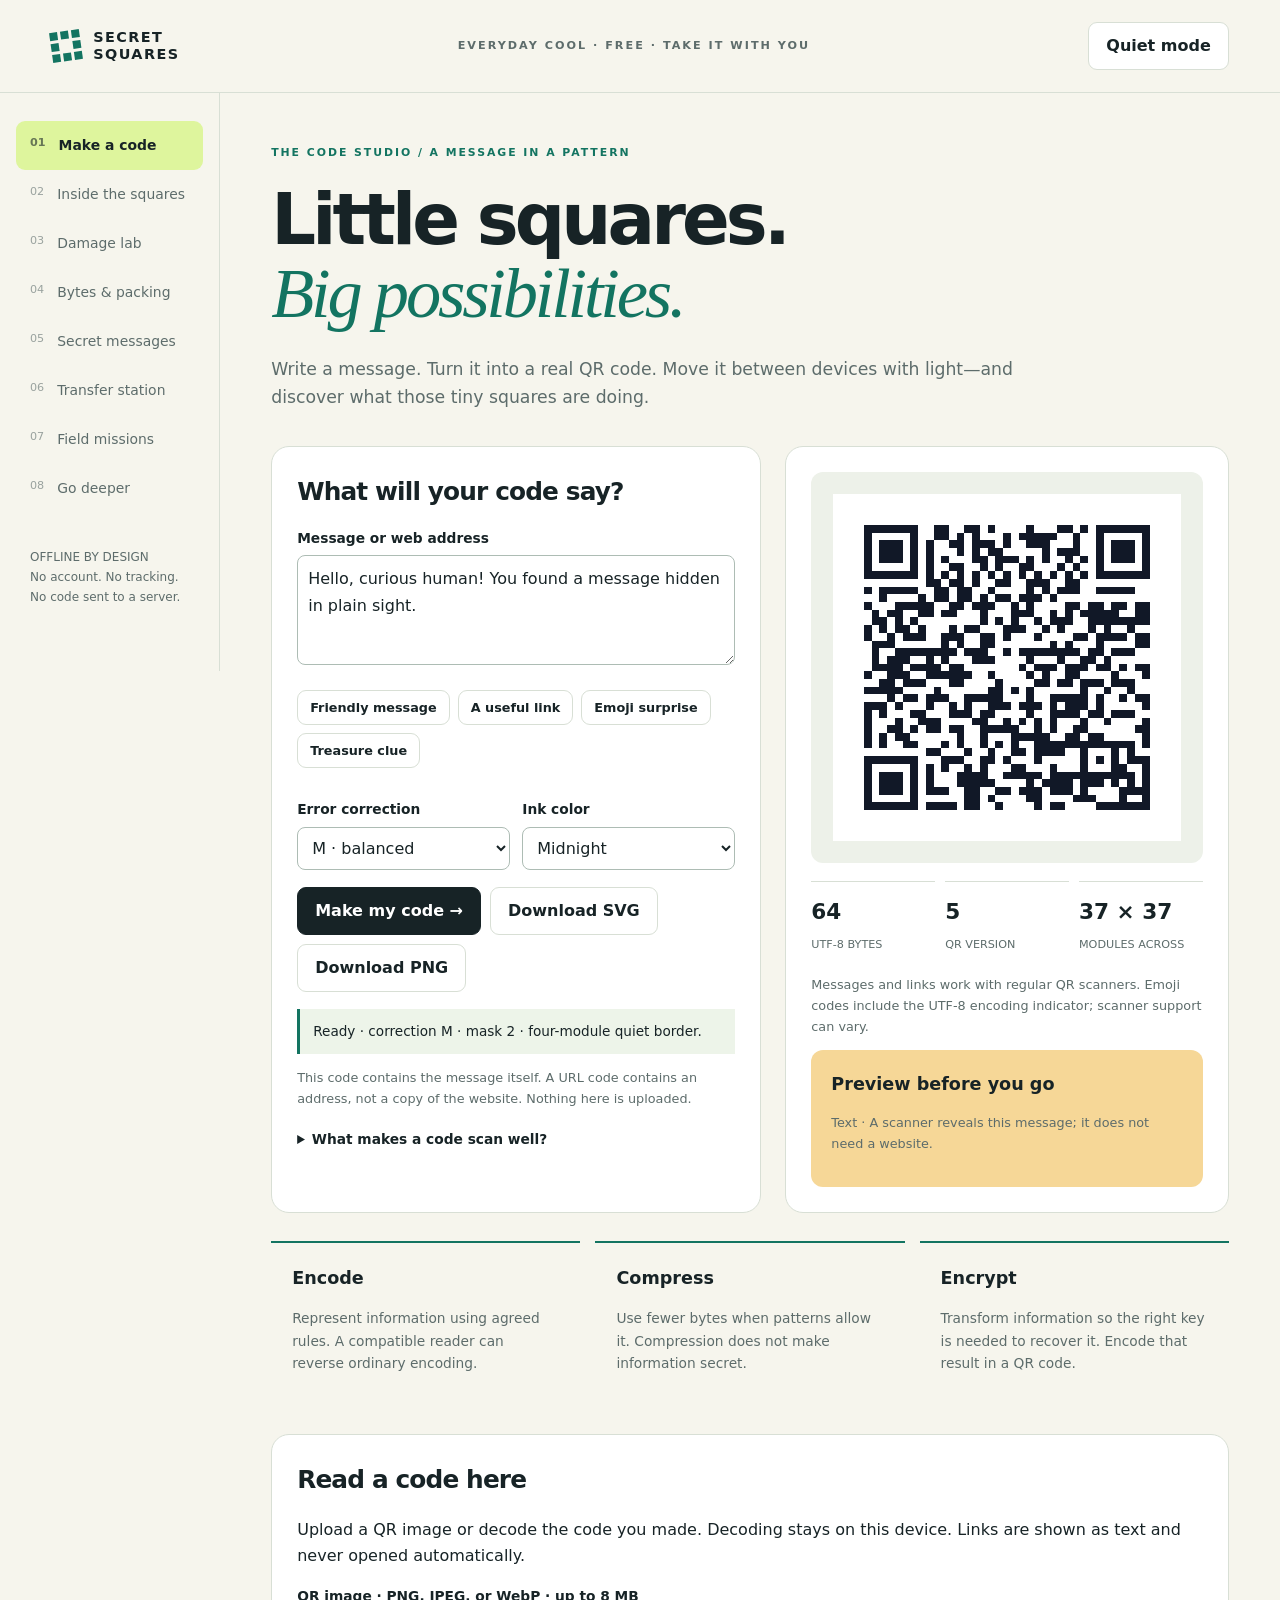
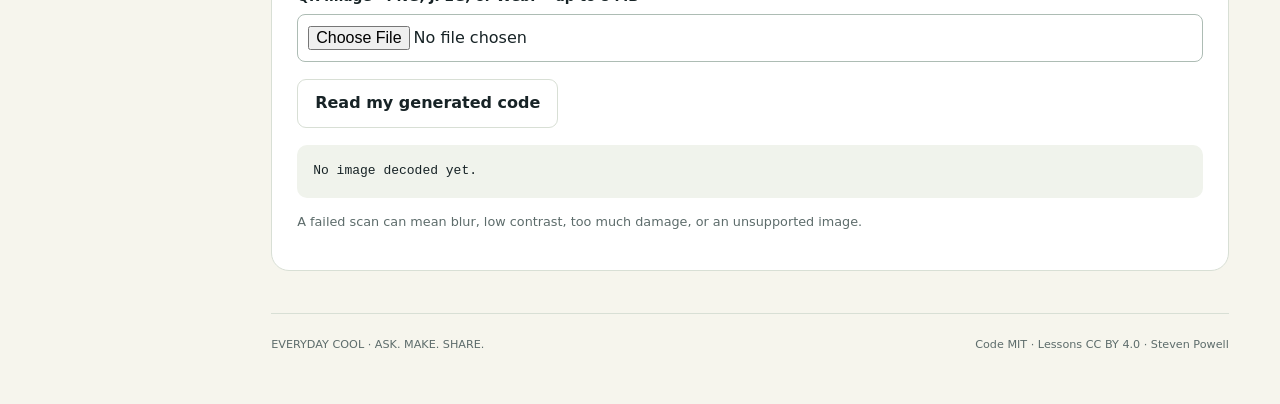
<file: index.html>
<!doctype html>
<html lang="en"><head><meta charset="utf-8"><meta name="viewport" content="width=device-width,initial-scale=1"><meta name="description" content="Secret Squares: a free portable workshop about QR codes, bytes, compression, encryption, and sharing information."><title>Secret Squares · Everyday Cool</title><link rel="stylesheet" href="assets/style.css"><script defer src="vendor/qrcodegen.js"></script><script defer src="vendor/jsQR.js"></script><script defer src="assets/core.js"></script><script defer src="assets/app.js"></script></head><body><a class="skip" href="#main">Skip to workshop</a><header><a class="brand" href="#make"><span class="brand-mark" aria-hidden="true"><i></i><i></i><i></i><i></i><i></i><i></i><i></i><i></i><i></i></span><span>SECRET<br>SQUARES</span></a><span class="tag">EVERYDAY COOL · FREE · TAKE IT WITH YOU</span><button id="quiet" class="secondary" aria-pressed="false">Quiet mode</button></header><noscript>JavaScript is needed for experiments. The guide and science notes remain readable.</noscript>
<div class="shell"><nav aria-label="Workshop rooms"><a href="#make" data-room="make"><span>01</span>Make a code</a><a href="#inside" data-room="inside"><span>02</span>Inside the squares</a><a href="#damage" data-room="damage"><span>03</span>Damage lab</a><a href="#packing" data-room="packing"><span>04</span>Bytes & packing</a><a href="#secrets" data-room="secrets"><span>05</span>Secret messages</a><a href="#transfer" data-room="transfer"><span>06</span>Transfer station</a><a href="#missions" data-room="missions"><span>07</span>Field missions</a><a href="#discover" data-room="discover"><span>08</span>Go deeper</a><div class="nav-foot">OFFLINE BY DESIGN<br>No account. No tracking.<br>No code sent to a server.</div></nav><main id="main">
<section id="make" class="room"><p class="eyebrow">THE CODE STUDIO / A MESSAGE IN A PATTERN</p><h1>Little squares.<br><em>Big possibilities.</em></h1><p class="lede">Write a message. Turn it into a real QR code. Move it between devices with light—and discover what those tiny squares are doing.</p><div class="grid maker-grid"><article class="card"><h2>What will your code say?</h2><label for="message">Message or web address</label><textarea id="message" maxlength="5000" spellcheck="false">Hello, curious human! You found a message hidden in plain sight.</textarea><div class="chips"><button data-example="hello">Friendly message</button><button data-example="url">A useful link</button><button data-example="emoji">Emoji surprise</button><button data-example="clue">Treasure clue</button></div><div class="row"><div><label for="ecc">Error correction</label><select id="ecc"><option value="L">L · less recovery data</option><option value="M" selected>M · balanced</option><option value="Q">Q · more recovery data</option><option value="H">H · most recovery data</option></select></div><div><label for="color">Ink color</label><select id="color"><option value="#111827">Midnight</option><option value="#12604e">Forest</option><option value="#583a77">Plum</option></select></div></div><div class="actions"><button id="generate">Make my code →</button><button id="svg" class="secondary">Download SVG</button><button id="png" class="secondary">Download PNG</button></div><p id="make-status" class="status" role="status"></p><p class="small">This code contains the message itself. A URL code contains an address, not a copy of the website. Nothing here is uploaded.</p><details><summary>What makes a code scan well?</summary><p>Dark modules, a white background, and a clear four-module border. Keep it flat, large enough, and sharply printed. Adding a logo over modules can make scanning fail.</p></details></article><article class="card"><div class="qr-panel"><canvas id="code" width="800" height="800" role="img" aria-label="Generated QR code; the encoded message is in the adjacent text field."></canvas></div><div class="badges"><div><strong id="byte-count">—</strong><span>UTF-8 BYTES</span></div><div><strong id="version">—</strong><span>QR VERSION</span></div><div><strong id="module-count">—</strong><span>MODULES ACROSS</span></div></div><p class="small">Messages and links work with regular QR scanners. Emoji codes include the UTF-8 encoding indicator; scanner support can vary.</p><div class="reveal"><h3>Preview before you go</h3><p id="url-info" class="small"></p><a id="open-link" hidden target="_blank" rel="noopener noreferrer">Open this inspected web address ↗</a></div></article></div><div class="lesson-strip"><article><h3>Encode</h3><p>Represent information using agreed rules. A compatible reader can reverse ordinary encoding.</p></article><article><h3>Compress</h3><p>Use fewer bytes when patterns allow it. Compression does not make information secret.</p></article><article><h3>Encrypt</h3><p>Transform information so the right key is needed to recover it. Encode that result in a QR code.</p></article></div><article class="card section-gap"><h2>Read a code here</h2><p>Upload a QR image or decode the code you made. Decoding stays on this device. Links are shown as text and never opened automatically.</p><label for="scan-file">QR image · PNG, JPEG, or WebP · up to 8 MB</label><input id="scan-file" type="file" accept="image/png,image/jpeg,image/webp"><div class="actions"><button id="read-made" class="secondary">Read my generated code</button></div><pre id="scan-result" aria-live="polite">No image decoded yet.</pre><p class="small">A failed scan can mean blur, low contrast, too much damage, or an unsupported image.</p></article></section>
<section id="inside" class="room" hidden><p class="eyebrow">PATTERN DETECTIVE / OPEN THE MACHINE</p><h1>A system lives<br><em>inside the squares.</em></h1><p class="lede">Find the code, know its orientation, sample the grid, remove a mask, recover the message. Explore your current code.</p><div class="grid"><article class="card"><label for="layer">Show a layer</label><select id="layer"><option value="all">All parts in color</option><option value="finder">Finding & orientation</option><option value="timing">Timing patterns</option><option value="format">Format information</option><option value="alignment">Alignment & version parts</option><option value="payload">Data & recovery modules</option><option value="plain">Plain, scannable code</option></select><label for="mask">Try a mask</label><select id="mask"><option value="-1">Automatic · lowest penalty</option><option value="0">Mask 0</option><option value="1">Mask 1</option><option value="2">Mask 2</option><option value="3">Mask 3</option><option value="4">Mask 4</option><option value="5">Mask 5</option><option value="6">Mask 6</option><option value="7">Mask 7</option></select><p id="inside-info" class="status" role="status"></p><h3 id="layer-title"></h3><p id="layer-explain"></p><details><summary>How the message becomes a grid</summary><ol><li>Choose numeric, alphanumeric, or byte segments; declare UTF-8 when needed.</li><li>Add mode, length, data bits, and padding.</li><li>Calculate Reed–Solomon error-correction codewords.</li><li>Interleave blocks and place bits in a zigzag through unreserved modules.</li><li>Apply a mask to avoid patterns that are difficult to read.</li><li>Add protected format information specifying the mask and correction level.</li></ol><p>A mask is not encryption. The payload area combines message bits, recovery bits, and remainder bits.</p></details></article><article class="card"><div class="qr-panel"><canvas id="anatomy" width="800" height="800" role="img" aria-label="QR structure illustration; parts are explained alongside."></canvas></div><div class="legend"><span><b style="background:#8650a5"></b>Finders</span><span><b style="background:#137461"></b>Timing</span><span><b style="background:#b76b13"></b>Format</span><span><b style="background:#c74872"></b>Alignment/version</span><span><b style="background:#172326"></b>Data + recovery</span></div><p class="small">Colored views are diagrams. Finder colors include separators and nearby fixed cells. Larger versions add alignment marks and, from version 7, version information.</p></article></div></section>
<section id="damage" class="room" hidden><p class="eyebrow">THE DAMAGE LAB / WHEN INFORMATION GOES MISSING</p><h1>Break a little.<br><em>Learn a lot.</em></h1><p class="lede">Cover part of your current code, then ask a real decoder to read what remains. Predict first.</p><div class="grid"><article class="card"><label for="damage-size">White patch width <output id="damage-value">0 modules</output></label><input id="damage-size" type="range" min="0" max="40" value="0"><label for="damage-position">Where does the patch go?</label><select id="damage-position"><option value="center">Middle of the code</option><option value="corner">Over the top-left finder</option></select><div class="actions"><button id="try-damage">Try decoding →</button><button id="reset-damage" class="secondary">Clear patch</button></div><p id="damage-status" class="status" role="status">No trial yet. Can the reader still find the pattern?</p><p id="damage-stat" class="small"></p><details open><summary>Recovery has limits</summary><p>Reed–Solomon correction adds mathematical redundancy. L, M, Q, and H are commonly described as recovering roughly 7%, 15%, 25%, and 30% of codewords. These are not guaranteed percentages of image area you can cover.</p><p>Distribution across blocks, structural marks, print quality, and the reader all matter. Covering a finder may defeat detection even with much of the data intact.</p></details></article><article class="card"><div class="qr-panel"><canvas id="damaged" width="800" height="800" role="img" aria-label="QR with an adjustable white patch; actual decoding results appear alongside."></canvas></div><p class="small">The patch changes actual modules. jsQR tests the result locally. This is not a guaranteed scanning threshold for every phone.</p></article></div></section>
<section id="packing" class="room" hidden><p class="eyebrow">THE PACKING BENCH / CHARACTERS ARE NOT BYTES</p><h1>Same meaning.<br><em>Different sizes.</em></h1><p class="lede">A letter, an emoji, and a number do not necessarily use the same space. Find out what gets packed—and what gets added.</p><div class="grid"><article class="card"><label for="packing-text">A message to inspect</label><textarea id="packing-text" maxlength="5000">banana banana banana banana banana banana banana banana</textarea><div class="chips"><button data-pack="repeat">Repeating words</button><button data-pack="tiny">Tiny message</button><button data-pack="unicode">Hello around the world</button></div><button id="inspect-bytes">Inspect & compress →</button><p id="packing-status" class="status" role="status"></p><div class="badges"><div><strong id="codepoints">—</strong><span>UNICODE CODE POINTS</span></div><div><strong id="raw-bytes">—</strong><span>UTF-8 BYTES</span></div><div><strong id="gzip-bytes">—</strong><span>GZIP BYTES</span></div></div><p class="small">One visible character may contain several code points. JavaScript strings count UTF-16 code units; neither is automatically a count of what you see.</p><h3>First 64 UTF-8 bytes</h3><div id="byte-grid" class="byte-list"></div><label for="bit-char">A small piece to see as bits</label><input id="bit-char" value="A" maxlength="12"><pre id="bits"></pre></article><article class="card"><h2>Compression is a trade</h2><p>Gzip uses patterns and statistical coding, plus headers and a trailer. Small messages can get larger. A receiver must know how to decompress the result.</p><table><thead><tr><th>Representation</th><th>Bytes</th></tr></thead><tbody><tr><td>Original UTF-8</td><td id="size-raw">—</td></tr><tr><td>Real gzip stream</td><td id="size-gzip">—</td></tr><tr><td>Gzip as base64url text</td><td id="size-b64">—</td></tr></tbody></table><p id="packing-conclusion" class="status"></p><details open><summary>Why QR capacity changes</summary><p>Numeric mode packs three digits into ten bits. QR alphanumeric mode packs pairs from its 45-character alphabet into eleven bits. Byte mode carries bytes. Mode headers, length fields, correction level, and QR version also affect capacity.</p><p>A QR code does not automatically gzip your words. The studio chooses a QR segment mode; this bench separately measures actual gzip. It does not put compressed data into an ordinary text code.</p></details><div class="lock-flow"><div><b>ABC</b>Words</div><span>→</span><div><b>0101</b>Bytes</div><span>→</span><div><b>▦</b>Modules</div></div><p class="small">If CompressionStream is unavailable, the bench says so instead of inventing a size.</p></article></div></section>
<section id="secrets" class="room" hidden><p class="eyebrow">THE SECRET-MESSAGE BENCH / PUBLIC PATTERN, PRIVATE MEANING</p><h1>Everyone can scan.<br><em>Who can read?</em></h1><p class="lede">A QR code is a container, not a lock. Encrypt first, then encode the encrypted envelope.</p><article class="card tint"><h2>Two ways to share</h2><p><strong>Shared key:</strong> keep the same random secret on both sides. Share the encrypted code publicly and give the key privately through a separate trusted channel.</p><p><strong>Public key:</strong> publish the receiving key. Anyone can encrypt to its owner; the private key stays with the owner. Confirm who owns the public key through a trusted check.</p><p class="small">Educational AES-256-GCM and RSA-OAEP/SHA-256 experiments, not an audited messaging service. Use invented messages. Encryption hides content, not size, timing, recipients, or the existence of a message. This workshop does not authenticate the sender.</p></article><div class="grid section-gap"><article class="card"><h2>1. Encrypt a message</h2><label for="secret-message">Practice message · up to 1000 UTF-8 bytes</label><textarea id="secret-message" maxlength="1000">Meet by the telescope after sunset. Bring your best question.</textarea><label for="secret-mode">How will it be unlocked?</label><select id="secret-mode"><option value="shared">Shared random key</option><option value="public">Recipient’s public key</option></select><label for="recipient-public">Recipient public key · public mode only</label><textarea id="recipient-public" spellcheck="false" placeholder="SSPUB1:…"></textarea><div class="actions"><button id="encrypt">Encrypt & make QR →</button></div><p id="encrypt-status" class="status" role="status"></p><label for="sealed">Encrypted envelope · share when the key stays secret</label><textarea id="sealed" readonly spellcheck="false"></textarea><div class="actions"><button id="download-envelope" class="secondary" disabled>Save encrypted text</button><button id="save-secret-qr" class="secondary" disabled>Save encrypted QR</button></div><div id="shared-key-panel" hidden><label for="shared-key">Secret shared key · send separately and privately</label><input id="shared-key" readonly type="password" autocomplete="off"><div class="actions"><button id="show-key" class="secondary">Reveal key</button><button id="save-shared" class="secondary">Save secret key file</button></div><p class="small">The key is never inside the public encrypted QR. Refreshing loses keys generated here.</p></div><div class="qr-panel"><canvas id="secret-code" width="800" height="800" role="img" aria-label="QR carrying the encrypted envelope, never the shared key."></canvas></div></article><article class="card"><h2>2. Decrypt on the receiving side</h2><label for="received">Paste an SSQ1 envelope</label><textarea id="received" spellcheck="false" placeholder="Scan and paste the SSQ1:… text here."></textarea><label for="unlock-key">Shared key · blank for public-key messages</label><input id="unlock-key" type="password" autocomplete="off"><div class="actions"><button id="decrypt">Unlock message →</button><button id="try-own" class="secondary">Try my current envelope</button></div><p id="decrypt-status" class="status" role="status"></p><div id="plaintext" class="output-text reveal" aria-live="polite">Recovered message appears here.</div><details><summary>Why repeated messages make different envelopes</summary><p>Each encryption uses a fresh random 12-byte nonce. AES-GCM creates an authentication tag: changing encrypted bytes, nonce, or key causes verification to fail. Public-key messages use a fresh AES key wrapped with the recipient’s RSA public key. These are established algorithms, not a homemade letter-shifting cipher.</p></details></article></div><article class="card section-gap"><h2>Public-key post office</h2><p>Make a receiving pair. Share the public key; keep the private one. To receive later, intentionally save the private key on your device.</p><div class="actions"><button id="keypair">Create receiving key pair</button><button id="download-private" class="secondary" disabled>Save PRIVATE key file</button><button id="download-public" class="secondary" disabled>Save PUBLIC key QR</button><button id="use-public" class="secondary" disabled>Use my public key as recipient</button></div><p id="keys-status" class="status" role="status">Keys live in memory only. Save the private key before refreshing if you need it later.</p><div class="grid"><div><label for="public-key">Public key · share this</label><textarea id="public-key" readonly spellcheck="false"></textarea><label for="private-file">Import a saved PRIVATE key file · stays on this device</label><input id="private-file" type="file" accept=".txt,text/plain"><p id="fingerprint" class="small"></p><p class="small">Compare the full SHA-256 public-key fingerprint through a trusted channel. A fingerprint helps confirm a key, but does not establish identity alone. Exported private keys are unencrypted files: protect them.</p></div><div class="qr-panel"><canvas id="public-code" width="800" height="800" role="img" aria-label="Public receiving key QR, with no private key."></canvas></div></div><div class="actions"><button id="forget-secrets" class="secondary">Clear keys and secret-message fields</button></div><p class="small">Clearing removes references and fields here; it cannot guarantee secure erasure from browser memory or remove downloads.</p></article></section>
<section id="transfer" class="room" hidden><p class="eyebrow">THE TRANSFER STATION / ONE MESSAGE, MANY PIECES</p><h1>Split. Carry.<br><em>Put it back together.</em></h1><p class="lede">Try optical transfer: numbered pieces, a checksum, and no internet connection.</p><div class="grid"><article class="card"><label for="transfer-text">Message to split · up to 4096 UTF-8 bytes</label><textarea id="transfer-text" maxlength="4096">We can share a thought across a room with nothing but a pattern and a camera.</textarea><div class="actions"><button id="split">Make numbered packets →</button><button id="download-packets" class="secondary" disabled>Save packet lines</button></div><p id="transfer-status" class="status" role="status"></p><label for="packet-select">Which packet should this code carry?</label><select id="packet-select" disabled></select><div class="qr-panel"><canvas id="packet-code" width="800" height="800" role="img" aria-label="QR carrying the selected numbered packet."></canvas></div><pre id="packet-current">No packets made yet.</pre></article><article class="card"><h2>The receiving desk</h2><label for="packet-lines">Paste scanned text · one SSP1 packet per line</label><textarea id="packet-lines" rows="8" spellcheck="false"></textarea><div class="actions"><button id="assemble">Reassemble & verify →</button><button id="shuffle" class="secondary">Try my packets in reverse order</button></div><p id="assemble-status" class="status" role="status"></p><div id="assembled" class="output-text reveal" aria-live="polite">Recovered message appears here.</div><details open><summary>Order, loss, and changed data</summary><p>Each custom packet carries its number, total count, and the complete message’s SHA-256 checksum. The receiver handles different order, ignores identical duplicates, and reports missing or inconsistent pieces. A checksum is not authentication: an attacker can replace an entire message and its checksum.</p><p>These are ordinary QR symbols containing our custom SSP1 text—not QR Structured Append. A regular scanner reads each code; this workshop understands reassembly. Packet text is not encrypted.</p></details><p class="small">UTF-8 characters may split between packets. Join the bytes before decoding and emoji can survive the journey.</p></article></div></section>
<section id="missions" class="room" hidden><p class="eyebrow">FIELD MISSIONS / FOLLOW A QUESTION</p><h1>Make something<br><em>worth discovering.</em></h1><p class="lede">No score. No timer. Just a prediction, an experiment, and something to explain.</p><div id="mission-grid" class="mission-grid"></div><article class="card section-gap"><h2>A printable treasure hunt</h2><p>One clue per line; each becomes an ordinary QR code. Print, cut out the cards, and place them safely with permission. Use invented names and locations.</p><label for="clues">Up to eight clues · 180 characters each</label><textarea id="clues" rows="5">Find something that turns sunlight into food.
Look beside the place where stories wait.
Your next question is more valuable than a prize.</textarea><div class="actions"><button id="hunt">Download printable clue sheet →</button></div><p id="hunt-status" class="status" role="status"></p></article></section>
<section id="discover" class="room" hidden><p class="eyebrow">BEYOND THE BENCH / REAL STANDARDS, REAL QUESTIONS</p><h1>The pattern is<br><em>only the beginning.</em></h1><p class="lede">Follow the mathematics and standards that let machines exchange meaning.</p><div id="resource-grid" class="mission-grid"></div><article class="card section-gap"><h2>A workshop you can keep</h2><p>Copy this whole folder to a USB and open index.html. No subscription, external font, analytics, or framework. Cryptography and packet checksums need Web Crypto support; use HTTPS or Serve.cmd when necessary.</p><p><a href="README.md">Portable guide</a> · <a href="SCIENCE.md">Science & security notes</a> · <a href="LICENSE">Code license</a> · <a href="LICENSE-CONTENT.md">Lesson license</a> · <a href="THIRD-PARTY.md">Library credits</a></p><p class="small">Original code MIT; original lessons CC BY 4.0. QR libraries retain their licenses. External pages need internet. Secrets are never saved automatically.</p></article></section><footer><span>EVERYDAY COOL · ASK. MAKE. SHARE.</span><span>Code MIT · Lessons CC BY 4.0 · Steven Powell</span></footer></main></div></body></html>
</file>
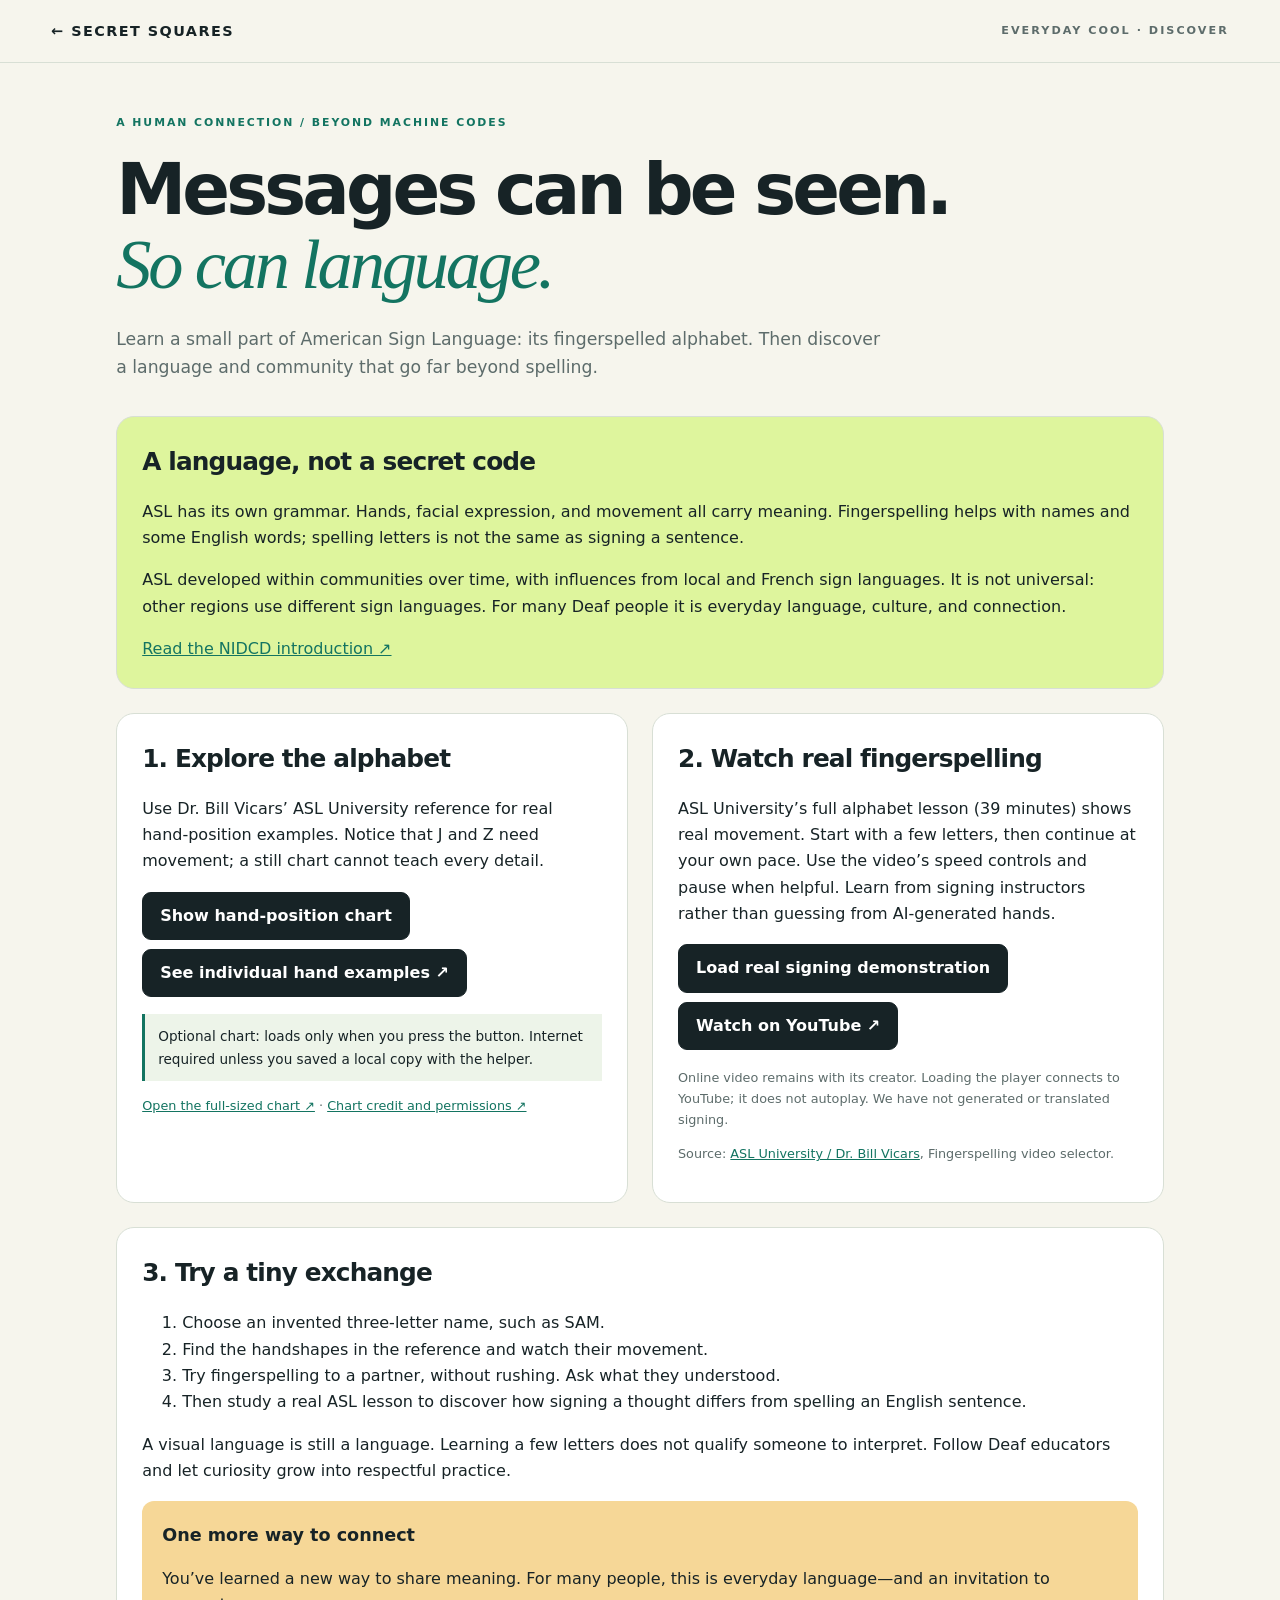
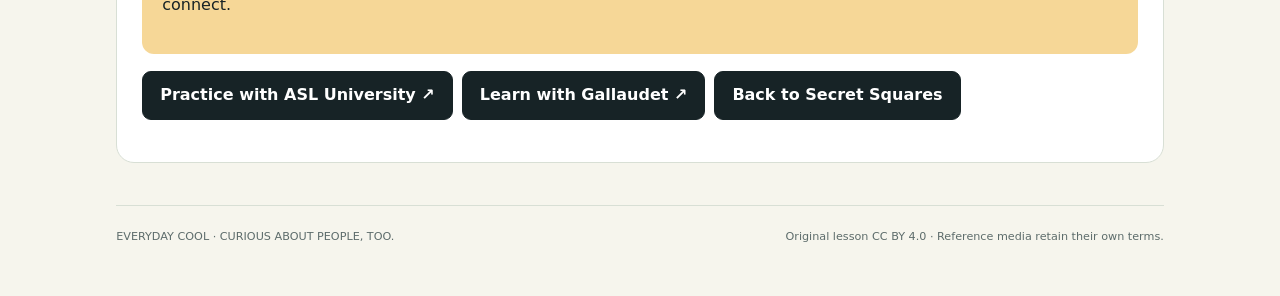
<file: workshop-asl.html>
<!doctype html><html lang="en"><head><meta charset="utf-8"><meta name="viewport" content="width=device-width,initial-scale=1"><title>Another way to share meaning · Secret Squares</title><link rel="stylesheet" href="assets/style.css"><script defer src="assets/asl.js"></script></head><body><header><a class="brand" href="index.html#discover">← SECRET SQUARES</a><span class="tag">EVERYDAY COOL · DISCOVER</span></header><main style="max-width:1150px;margin:auto"><p class="eyebrow">A HUMAN CONNECTION / BEYOND MACHINE CODES</p><h1>Messages can be seen.<br><em>So can language.</em></h1><p class="lede">Learn a small part of American Sign Language: its fingerspelled alphabet. Then discover a language and community that go far beyond spelling.</p><article class="card tint"><h2>A language, not a secret code</h2><p>ASL has its own grammar. Hands, facial expression, and movement all carry meaning. Fingerspelling helps with names and some English words; spelling letters is not the same as signing a sentence.</p><p>ASL developed within communities over time, with influences from local and French sign languages. It is not universal: other regions use different sign languages. For many Deaf people it is everyday language, culture, and connection.</p><a href="https://www.nidcd.nih.gov/health/american-sign-language" target="_blank" rel="noopener noreferrer">Read the NIDCD introduction ↗</a></article><div class="grid section-gap"><article class="card"><h2>1. Explore the alphabet</h2><p>Use Dr. Bill Vicars’ ASL University reference for real hand-position examples. Notice that J and Z need movement; a still chart cannot teach every detail.</p><div class="actions"><button id="load-chart">Show hand-position chart</button><a class="button" href="https://www.lifeprint.com/asl101/fingerspelling/abc.htm" target="_blank" rel="noopener noreferrer">See individual hand examples ↗</a></div><p id="chart-status" class="status" role="status">Optional chart: loads only when you press the button. Internet required unless you saved a local copy with the helper.</p><figure id="chart-figure" hidden><img id="asl-chart" alt="ASL fingerspelled alphabet A through Z with hand-position examples by William Vicars. J and Z include motion, which should also be studied in the demonstration." style="width:100%;height:auto"><figcaption class="small">Copyright © William Vicars. <a href="https://www.lifeprint.com/asl101/fingerspelling/">Sign language resources at Lifeprint.com</a>. Shared under the educator’s credited-webpage permission; not relicensed under our MIT or CC BY licenses.</figcaption></figure><p class="small"><a href="https://www.lifeprint.com/asl101/fingerspelling/images/signlanguageabc02.jpg" target="_blank" rel="noopener noreferrer">Open the full-sized chart ↗</a> · <a href="https://www.lifeprint.com/asl101/fingerspelling/abc-fingerspelling-charts.htm" target="_blank" rel="noopener noreferrer">Chart credit and permissions ↗</a></p></article><article class="card"><h2>2. Watch real fingerspelling</h2><p>ASL University’s full alphabet lesson (39 minutes) shows real movement. Start with a few letters, then continue at your own pace. Use the video’s speed controls and pause when helpful. Learn from signing instructors rather than guessing from AI-generated hands.</p><div class="actions"><button id="load-video">Load real signing demonstration</button><a class="button" href="https://www.youtube.com/watch?v=va1aAXpVr2w" target="_blank" rel="noopener noreferrer">Watch on YouTube ↗</a></div><p class="small">Online video remains with its creator. Loading the player connects to YouTube; it does not autoplay. We have not generated or translated signing.</p><div id="asl-video"></div><p class="small">Source: <a href="https://www.lifeprint.com/asl101/fingerspelling/abc.htm" target="_blank" rel="noopener noreferrer">ASL University / Dr. Bill Vicars</a>, Fingerspelling video selector.</p></article></div><article class="card section-gap"><h2>3. Try a tiny exchange</h2><ol><li>Choose an invented three-letter name, such as SAM.</li><li>Find the handshapes in the reference and watch their movement.</li><li>Try fingerspelling to a partner, without rushing. Ask what they understood.</li><li>Then study a real ASL lesson to discover how signing a thought differs from spelling an English sentence.</li></ol><p>A visual language is still a language. Learning a few letters does not qualify someone to interpret. Follow Deaf educators and let curiosity grow into respectful practice.</p><div class="reveal"><h3>One more way to connect</h3><p>You’ve learned a new way to share meaning. For many people, this is everyday language—and an invitation to connect.</p></div><div class="actions"><a class="button" href="https://www.lifeprint.com/asl101/fingerspelling/" target="_blank" rel="noopener noreferrer">Practice with ASL University ↗</a><a class="button" href="https://gallaudet.edu/asl/" target="_blank" rel="noopener noreferrer">Learn with Gallaudet ↗</a><a class="button" href="index.html#discover">Back to Secret Squares</a></div></article><footer><span>EVERYDAY COOL · CURIOUS ABOUT PEOPLE, TOO.</span><span>Original lesson CC BY 4.0 · Reference media retain their own terms.</span></footer></main></body></html>
</file>
<file: assets/style.css>
:root{--ink:#172326;--muted:#5d6c6b;--paper:#f6f5ed;--line:#d8dfd5;--green:#137461;--lime:#def59d;--pink:#eec5dd;--orange:#f6d797}*{box-sizing:border-box}html{scroll-behavior:smooth}body{margin:0;background:var(--paper);color:var(--ink);font:16px/1.65 system-ui,Segoe UI,sans-serif}button,input,select,textarea{font:inherit}button,a,input,select,textarea{touch-action:manipulation}a{color:var(--green)}button,.button{background:var(--ink);color:white;border:1px solid var(--ink);border-radius:9px;padding:10px 17px;cursor:pointer;text-decoration:none;display:inline-block;font-weight:650}button.secondary{background:white;color:var(--ink);border-color:var(--line)}button:hover{filter:brightness(1.12)}button:disabled{opacity:.45;cursor:not-allowed}:focus-visible{outline:3px solid #ac46a1;outline-offset:4px}input,select,textarea{border:1px solid #adbcb4;border-radius:8px;background:white;color:var(--ink);padding:10px;width:100%}textarea{resize:vertical;min-height:110px}input[type=range]{padding:0;accent-color:var(--green)}label{display:block;font-size:.86rem;font-weight:650;margin:14px 0 6px}header{padding:22px 4vw;border-bottom:1px solid var(--line);display:flex;align-items:center;justify-content:space-between;gap:20px;background:var(--paper)}.brand{display:flex;align-items:center;gap:12px;font-size:.9rem;font-weight:850;letter-spacing:.1em;color:var(--ink);text-decoration:none;line-height:1.2}.brand-mark{display:grid;grid-template-columns:repeat(3,8px);gap:3px;transform:rotate(-8deg)}.brand-mark i{background:var(--green);width:8px;height:8px}.brand-mark i:nth-child(5){background:transparent}.tag{font-size:.7rem;letter-spacing:.18em;font-weight:700;color:var(--muted)}.shell{display:grid;grid-template-columns:220px minmax(0,1fr);max-width:1600px;margin:auto}nav{padding:28px 16px;border-right:1px solid var(--line);position:sticky;top:0;align-self:start;max-height:100vh;overflow:auto}nav a{display:flex;gap:13px;padding:13px 14px;text-decoration:none;color:var(--muted);border-radius:9px;font-size:.87rem}nav a[aria-current=page]{background:var(--lime);color:var(--ink);font-weight:750}nav span{font-size:.7rem;opacity:.6}.nav-foot{font-size:.75rem;color:var(--muted);padding:35px 14px}main{min-width:0;padding:40px clamp(20px,4vw,70px) 50px}.eyebrow{font-size:.68rem;letter-spacing:.18em;font-weight:800;color:var(--green)}h1{font-size:clamp(2.9rem,5.5vw,5.5rem);line-height:1.04;letter-spacing:-.055em;margin:22px 0 24px;max-width:900px}h1 em{font-family:Georgia,serif;font-weight:400;letter-spacing:-.045em;color:var(--green)}h2{font-size:1.55rem;letter-spacing:-.035em;margin:0 0 10px}h3{font-size:1.1rem;margin:0 0 8px}.lede{max-width:770px;font-size:1.08rem;color:var(--muted);margin-bottom:34px}.grid{display:grid;grid-template-columns:1fr 1fr;gap:24px}.maker-grid{grid-template-columns:minmax(0,1.05fr) minmax(0,.95fr)}.card{background:white;border:1px solid var(--line);border-radius:18px;padding:25px;min-width:0}.card.tint{background:var(--lime)}.card.pink{background:#faedf5}.card.dark{background:var(--ink);color:var(--paper);border-color:var(--ink)}.card.dark .small{color:#bfcac5}.row{display:flex;gap:12px;flex-wrap:wrap;align-items:center}.row>*{flex:1;min-width:120px}.actions{display:flex;gap:9px;flex-wrap:wrap;margin:17px 0}.small{font-size:.8rem;color:var(--muted)}.status{font-size:.85rem;background:#edf4e9;border-left:3px solid var(--green);padding:11px 13px;overflow-wrap:anywhere;min-height:44px}.status.error{border-color:#b34253;background:#fff0f1}.qr-panel{display:flex;justify-content:center;align-items:center;background:#edf1e9;border-radius:12px;padding:22px;min-height:310px}.qr-panel canvas{display:block;width:min(100%,360px);height:auto;image-rendering:pixelated;background:white}.badges{display:grid;grid-template-columns:repeat(3,1fr);gap:10px;margin:18px 0}.badges div{border-top:1px solid var(--line);padding-top:12px;min-width:0}.badges strong{display:block;font-size:1.35rem}.badges span{font-size:.7rem;color:var(--muted)}.section-gap{margin-top:24px}.lesson-strip{display:grid;grid-template-columns:repeat(3,1fr);gap:15px;margin-top:28px}.lesson-strip article{padding:21px;border-top:2px solid var(--green)}.lesson-strip p{font-size:.86rem;color:var(--muted)}.chips{display:flex;gap:8px;flex-wrap:wrap;margin:16px 0}.chips button{font-size:.8rem;padding:6px 12px;background:white;color:var(--ink);border-color:var(--line)}.legend{display:flex;flex-wrap:wrap;gap:15px;font-size:.75rem;margin:12px 0}.legend b{width:10px;height:10px;display:inline-block;border-radius:2px;margin-right:6px}.byte-list{font:13px/1.7 ui-monospace,Consolas,monospace;word-break:break-word;max-height:200px;overflow:auto;background:#f0f3ec;padding:15px;border-radius:9px}pre{white-space:pre-wrap;overflow-wrap:anywhere;font:13px/1.6 ui-monospace,Consolas,monospace;background:#f0f3ec;padding:16px;border-radius:10px;max-height:260px;overflow:auto}.output-text{white-space:pre-wrap;overflow-wrap:anywhere;min-height:70px}table{border-collapse:collapse;width:100%;font-size:.86rem}td,th{padding:9px;text-align:left;border-bottom:1px solid var(--line)}details{font-size:.86rem;margin-top:18px}summary{cursor:pointer;font-weight:700}.room[hidden]{display:none}footer{font-size:.7rem;color:var(--muted);display:flex;justify-content:space-between;gap:20px;margin-top:42px;border-top:1px solid var(--line);padding-top:22px}.mission-grid{display:grid;grid-template-columns:repeat(3,1fr);gap:18px}.mission-num{font:italic 2.5rem Georgia;color:var(--green)}.skip{position:absolute;left:10px;top:-80px;z-index:9;background:var(--ink);padding:10px;color:white}.skip:focus{top:10px}.reveal{background:var(--orange);padding:20px;border-radius:12px}.lock-flow{display:flex;align-items:center;justify-content:space-around;gap:15px;text-align:center;font-size:.9rem;margin:24px 0}.lock-flow b{display:block;font-size:2rem}.meter{height:10px;background:#dce4d5;border-radius:20px;overflow:hidden;margin:10px 0}.meter div{height:100%;background:var(--green)}.result{overflow-wrap:anywhere}.scan-input{width:100%}.quiet{scroll-behavior:auto}.quiet *{scroll-behavior:auto!important}noscript{display:block;padding:20px;background:var(--orange)}@media(max-width:1100px){.shell{grid-template-columns:175px 1fr}.grid{grid-template-columns:1fr}.mission-grid{grid-template-columns:1fr 1fr}.tag{display:none}h1{font-size:3.6rem}}@media(max-width:700px){header{padding:16px}.shell{display:block}nav{position:static;border-right:0;border-bottom:1px solid var(--line);display:flex;overflow-x:auto;padding:9px;max-height:none}nav a{white-space:nowrap}.nav-foot{display:none}main{padding:25px 17px}.card{padding:20px}.lesson-strip,.mission-grid{grid-template-columns:1fr}h1{font-size:2.9rem}.badges strong{font-size:1.15rem}footer{display:block}.lock-flow{gap:8px;font-size:.75rem}}@media(prefers-reduced-motion:reduce){html{scroll-behavior:auto}}@media print{header,nav,.actions,.chips,.skip,footer{display:none!important}.shell{display:block}main{padding:0}.room:not([hidden]){display:block}body{background:white;font-size:12px}.card{break-inside:avoid;border:1px solid #bbb}.grid{display:block}.card{margin-bottom:15px}.qr-panel canvas{width:220px}}
</file>
